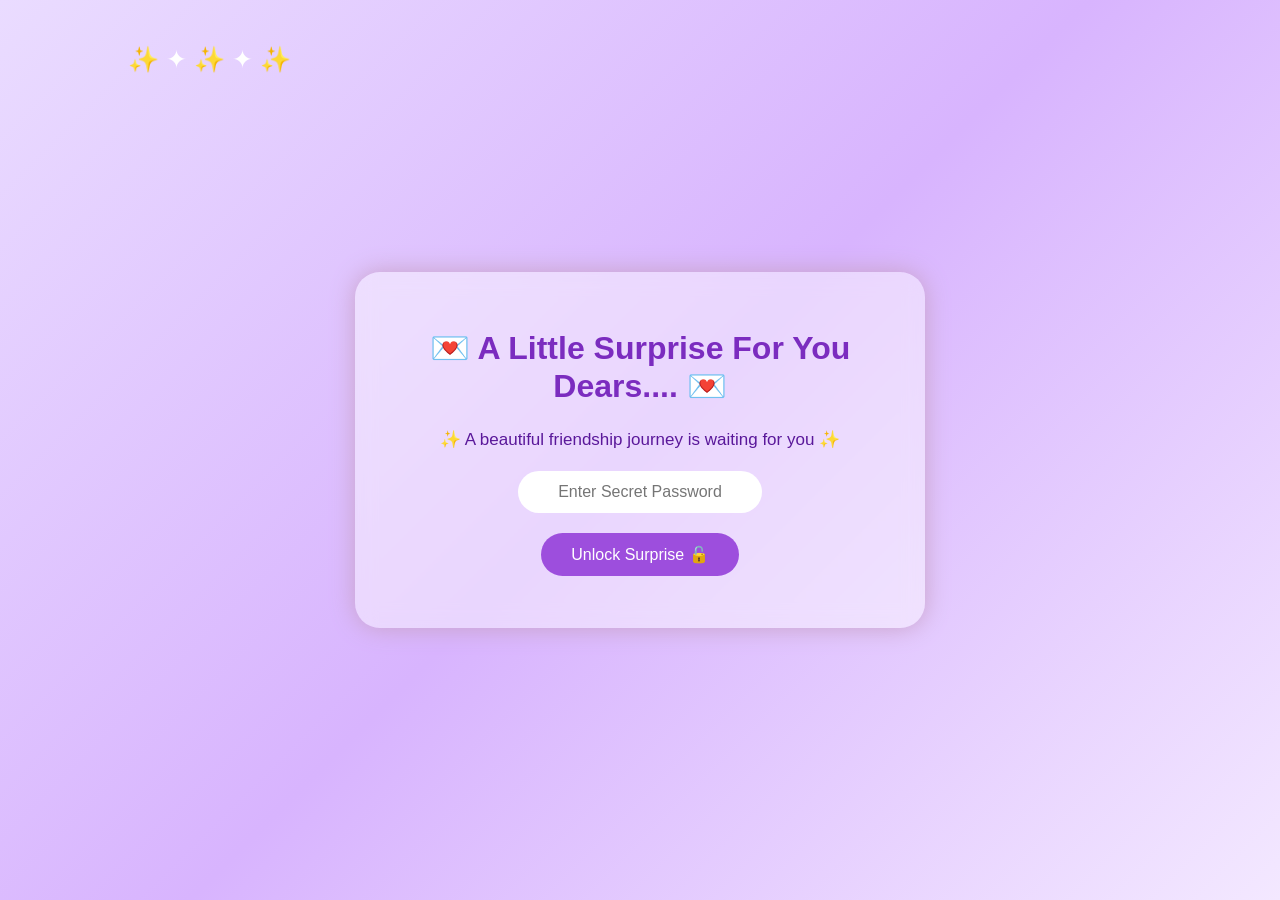
<file: index.html>
<!DOCTYPE html>
<html>

<head>
    <title>A Little Surprise For You Dears</title>
    <link rel="stylesheet" href="style.css">
</head>

<body>

    <div class="login-box">

        <h1>💌 A Little Surprise For You Dears.... 💌</h1>

        <p>
            ✨ A beautiful friendship journey is waiting for you ✨
        </p>

        <input type="password" id="password" placeholder="Enter Secret Password">

        <br>

        <button onclick="checkPassword()">
            Unlock Surprise 🔓
        </button>

        <p id="message"></p>

    </div>


    <script src="script.js"></script>

</body>

</html>
</file>
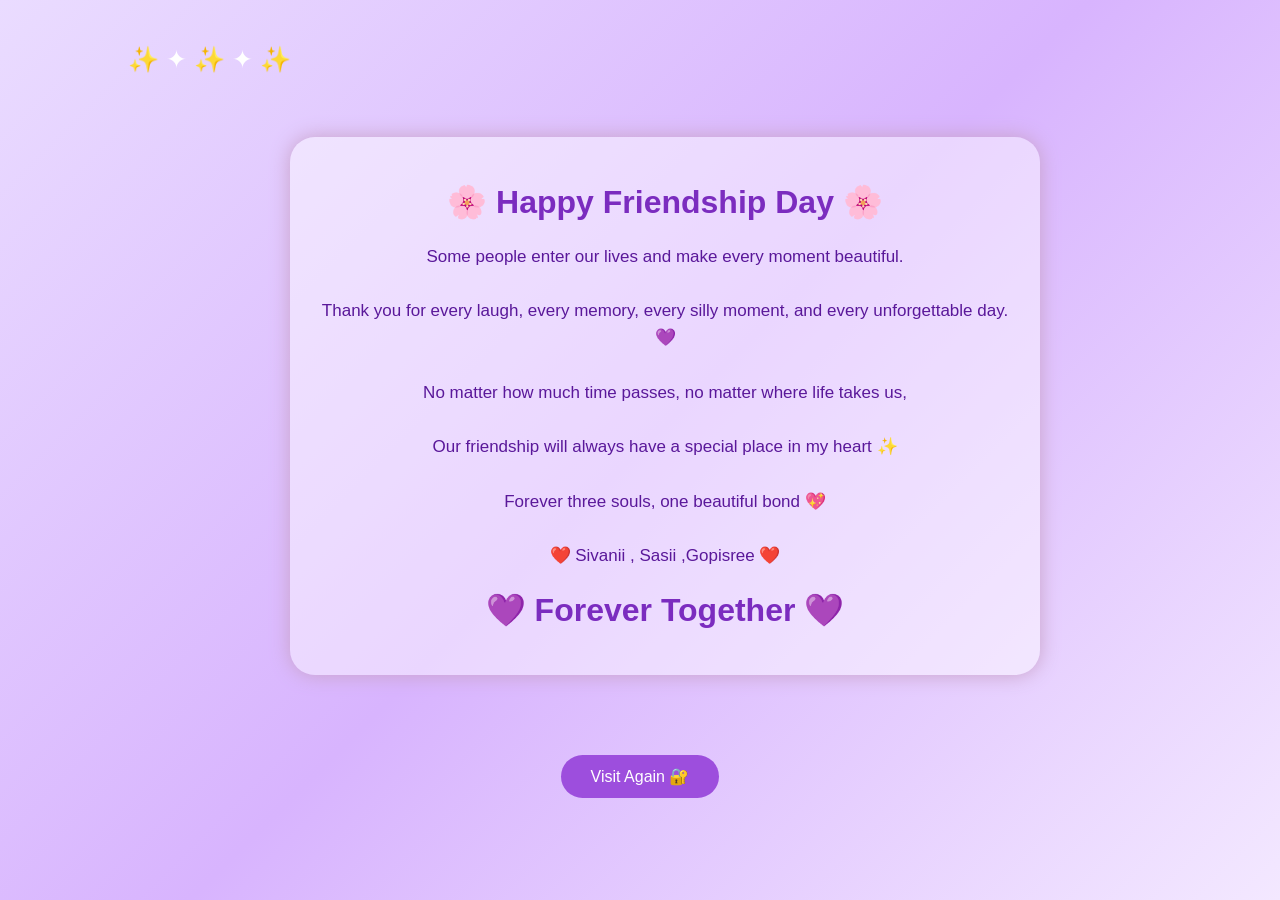
<file: ending.html>
<!DOCTYPE html>
<html>

<head>

<title>Forever Friendship 💜</title>

<link rel="stylesheet" href="style.css">

</head>


<body>


<div class="photo-page">


<div class="friend">


<h1>🌸 Happy Friendship Day 🌸</h1>


<p>

Some people enter our lives and make every moment beautiful.

<br><br>

Thank you for every laugh,
every memory,
every silly moment,
and every unforgettable day. 💜

<br><br>

No matter how much time passes,
no matter where life takes us,

<br><br>

Our friendship will always have a special place in my heart ✨

<br><br>

Forever three souls,
one beautiful bond 💖

<br><br>

❤️ Sivanii , Sasii ,Gopisree ❤️

</p>


<h1>
💜 Forever Together 💜
</h1>


</div>


<button onclick="window.location.href='index.html'">

Visit Again 🔐

</button>


</div>


</body>

</html>
</file>
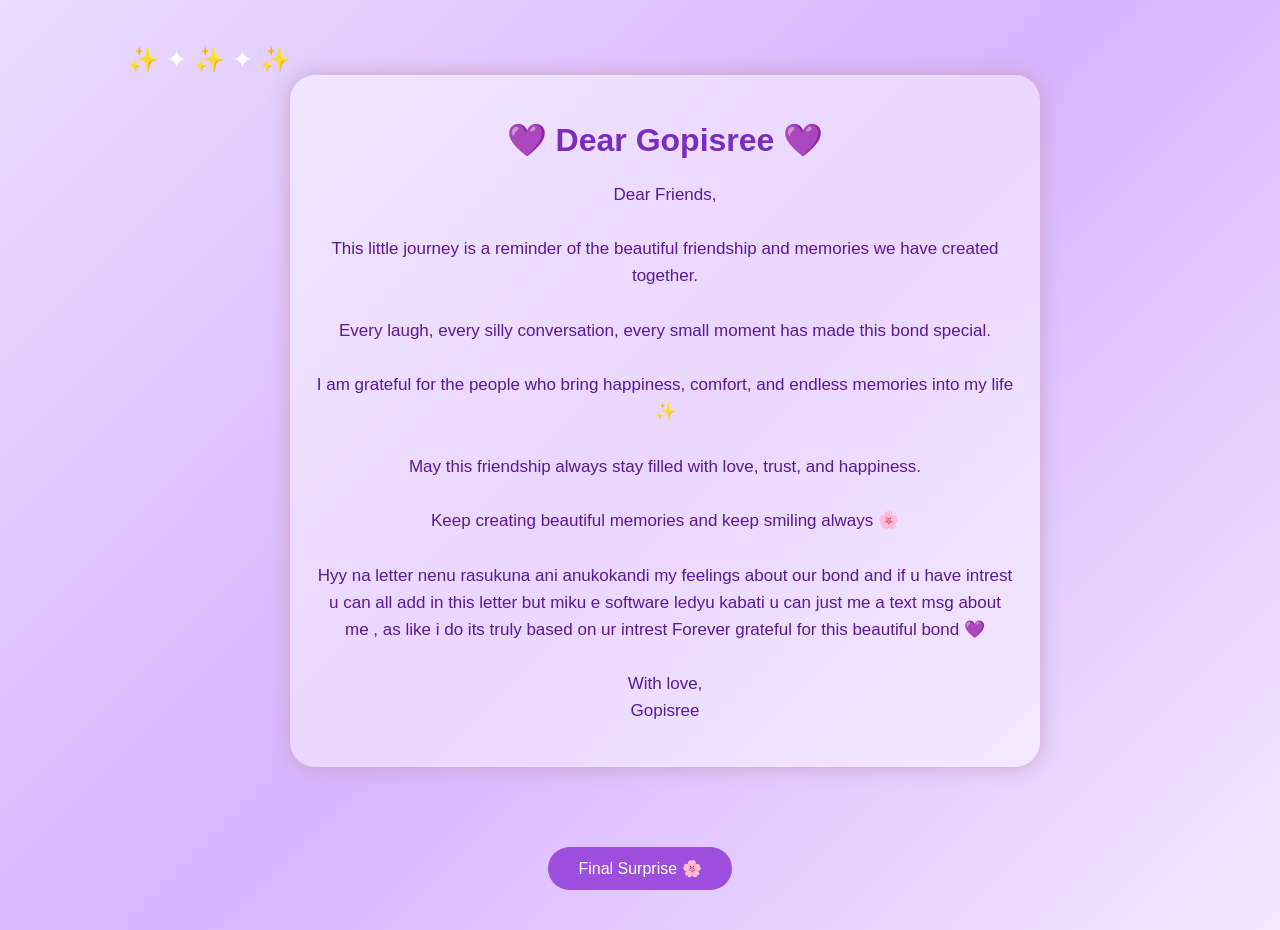
<file: gopisree.html>
<!DOCTYPE html>
<html>

<head>

<title>Gopisree's Letter 💜</title>

<link rel="stylesheet" href="style.css">

</head>


<body>


<div class="photo-page">


<div class="friend">


<h1>💜 Dear Gopisree 💜</h1>


<p>

Dear Friends,

<br><br>

This little journey is a reminder of the beautiful friendship and memories we have created together.

<br><br>

Every laugh, every silly conversation, every small moment has made this bond special.

<br><br>

I am grateful for the people who bring happiness, comfort, and endless memories into my life ✨

<br><br>

May this friendship always stay filled with love, trust, and happiness.

<br><br>

Keep creating beautiful memories and keep smiling always 🌸

<br><br>
Hyy na letter nenu rasukuna ani anukokandi my feelings about  our bond and 
if u have intrest u can all add in this letter but miku e software ledyu kabati u can just me a text msg about me ,
as like i do its truly based on ur intrest
Forever grateful for this beautiful bond 💜

<br><br>

With love,

<br>

Gopisree

</p>


</div>

<button onclick="window.location.href='ending.html'">

Final Surprise 🌸

</button>


</div>


</body>

</html>
</file>
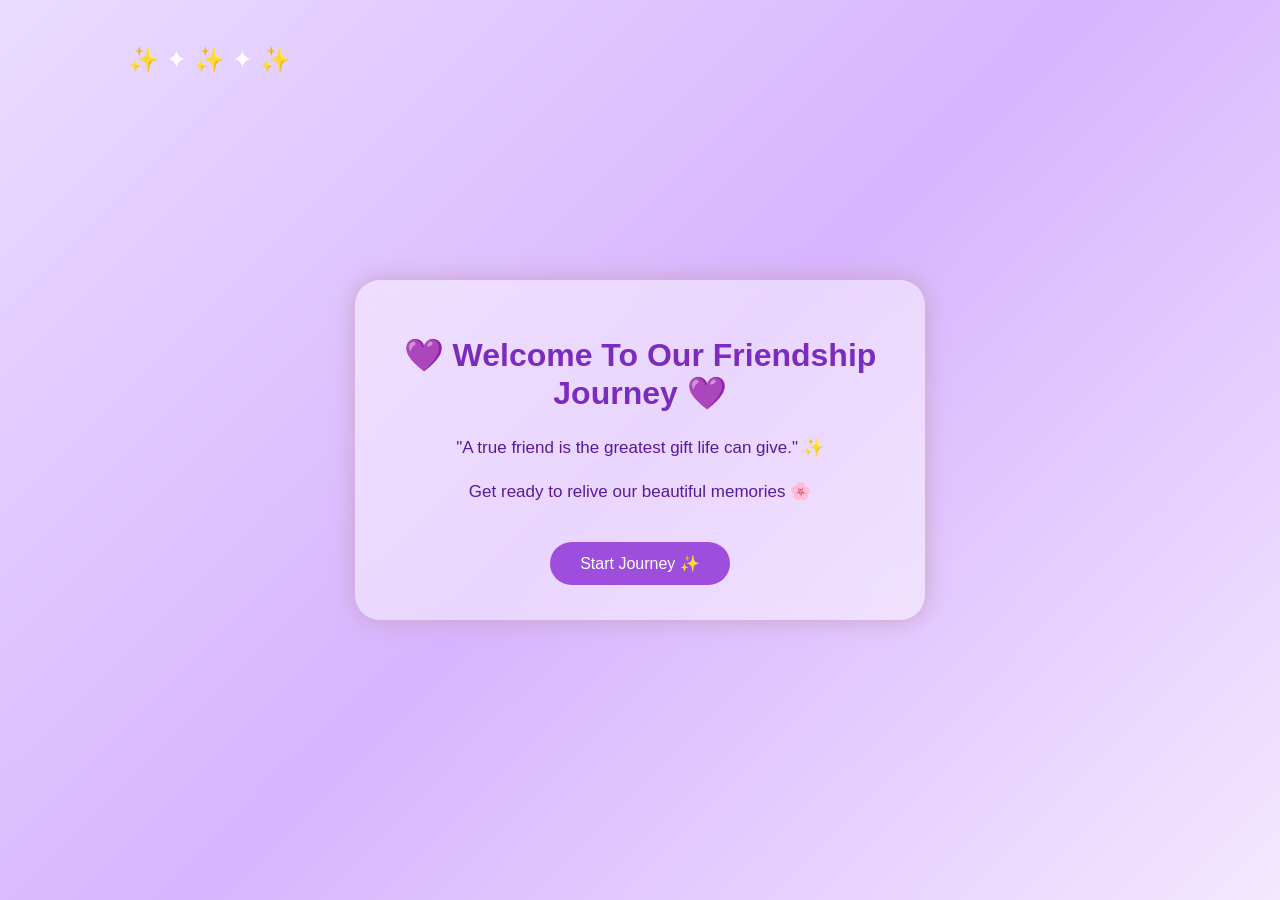
<file: home.html>
<!DOCTYPE html>
<html>

<head>
    <title>Our Friendship Journey 💜</title>
    <link rel="stylesheet" href="style.css">
</head>

<body>

    <div class="login-box">

        <h1>💜 Welcome To Our Friendship Journey 💜</h1>

        <p>
            "A true friend is the greatest gift life can give." ✨
        </p>

        <p>
            Get ready to relive our beautiful memories 🌸
        </p>

        <button onclick="startJourney()">
            Start Journey ✨
        </button>

    </div>


<script>

function startJourney(){

    window.location.href="wishes.html";

}

</script>


</body>

</html>
</file>
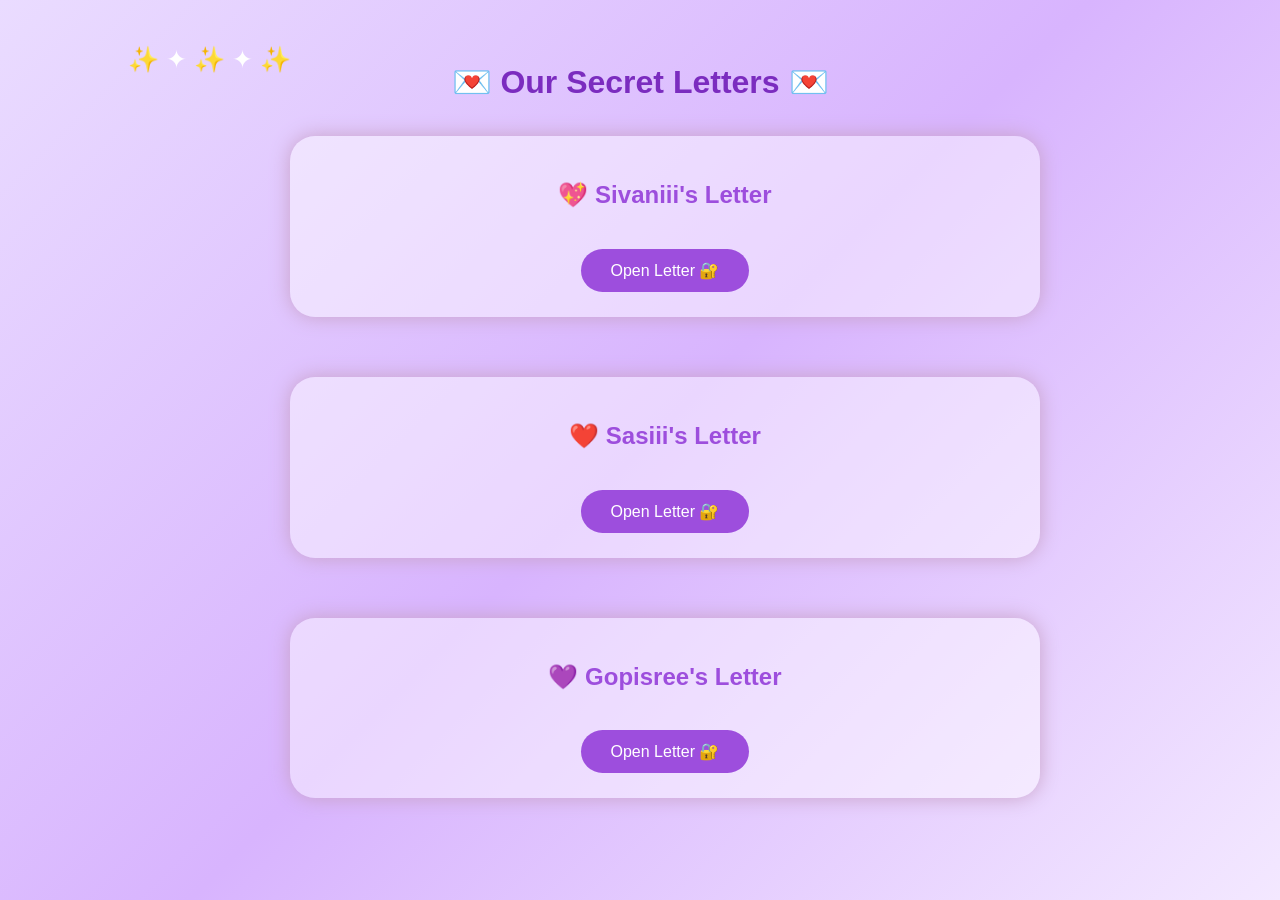
<file: letters.html>
<!DOCTYPE html>
<html>

<head>

<title>Secret Letters 💌</title>

<link rel="stylesheet" href="style.css">

</head>


<body>


<div class="photo-page">


<h1>💌 Our Secret Letters 💌</h1>


<div class="friend">

<h2>💖 Sivaniii's Letter</h2>

<button onclick="sivaniLetter()">
Open Letter 🔐
</button>

</div>



<div class="friend">

<h2>❤️ Sasiii's Letter</h2>

<button onclick="sasiLetter()">
Open Letter 🔐
</button>

</div>



<div class="friend">

<h2>💜 Gopisree's Letter</h2>

<button onclick="gopiLetter()">
Open Letter 🔐
</button>

</div>



</div>



<script>


function sivaniLetter(){

let pass = prompt("Enter Sivaniii's password 🔐");

if(pass=="sivanii31"){

window.location.href="sivani.html";

}

else{

alert("Wrong Password 💔");

}

}



function sasiLetter(){

let pass = prompt("Enter Sasiii's password 🔐");

if(pass=="sasii9"){

window.location.href="sasi.html";

}

else{

alert("Wrong Password 💔");

}

}



function gopiLetter(){

let pass = prompt("Enter Gopisree's password 🔐");

if(pass=="sree1529"){

window.location.href="gopisree.html";

}

else{

alert("Wrong Password 💔");

}

}


</script>


</body>

</html>
</file>
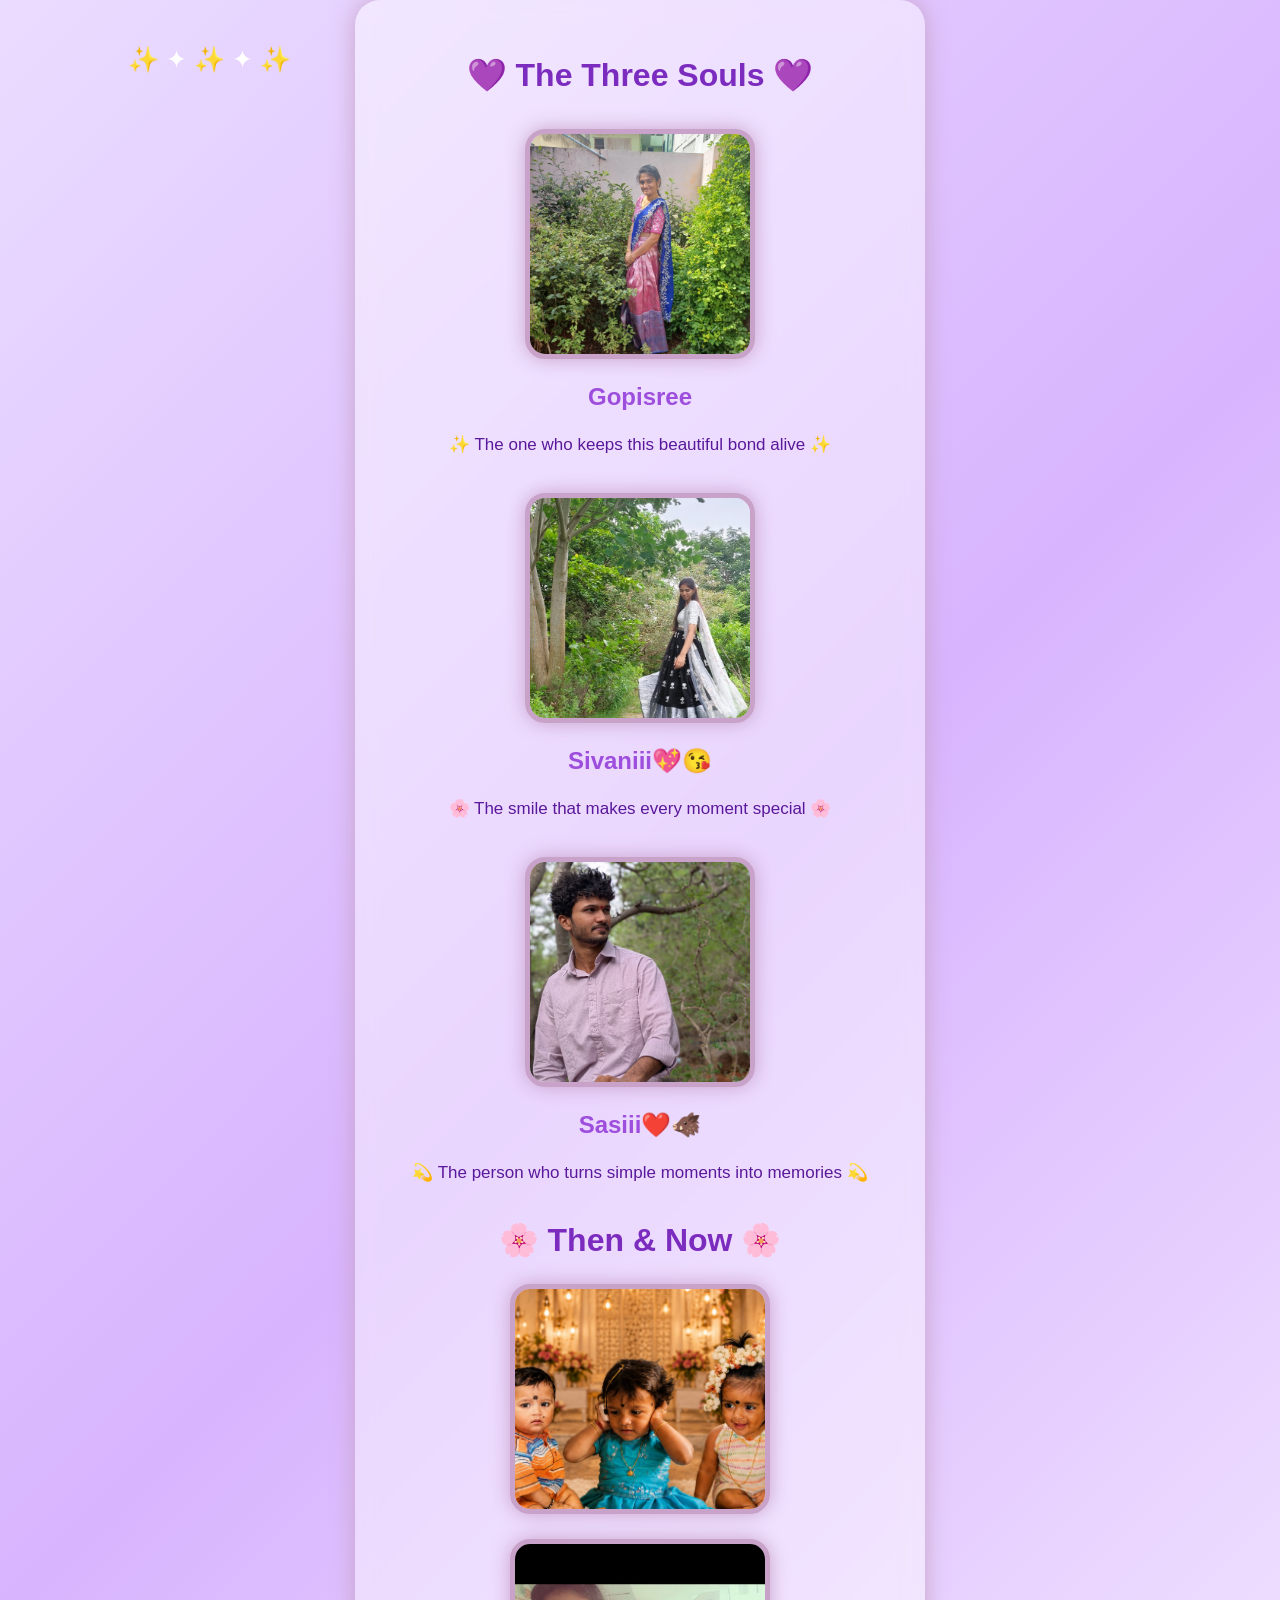
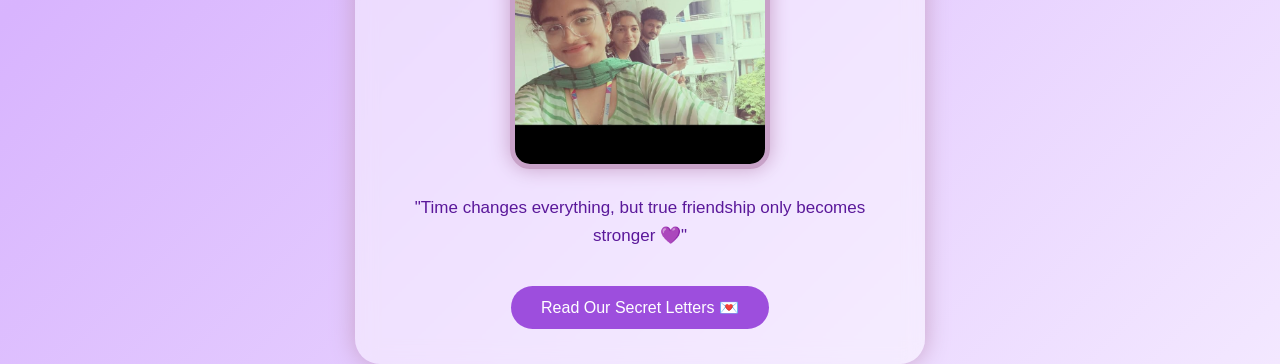
<file: photos.html>
<!DOCTYPE html>
<html>

<head>

<title>Our Friendship Memories 💜</title>

<link rel="stylesheet" href="style.css">

</head>


<body>


<div class="login-box">


<h1>💜 The Three Souls 💜</h1>


<div class="friend">

<img src="me.jpeg">

<h2>Gopisree</h2>

<p>
✨ The one who keeps this beautiful bond alive ✨
</p>

</div>



<div class="friend">

<img src="friend1.jpeg">

<h2>Sivaniii💖😘</h2>

<p>
🌸 The smile that makes every moment special 🌸
</p>

</div>



<div class="friend">

<img src="friend2.jpeg">

<h2>Sasiii❤️🐗</h2>

<p>
💫 The person who turns simple moments into memories 💫
</p>

</div>



<h1>🌸 Then & Now 🌸</h1>


<div class="together">


<img src="together.jpeg">


<img src="together_.jpeg">


</div>



<p>
"Time changes everything, but true friendship only becomes stronger 💜"
</p>



<button onclick="nextPage()">

Read Our Secret Letters 💌

</button>



</div>



<script>

function nextPage(){

window.location.href="letters.html";

}

</script>


</body>

</html>
</file>
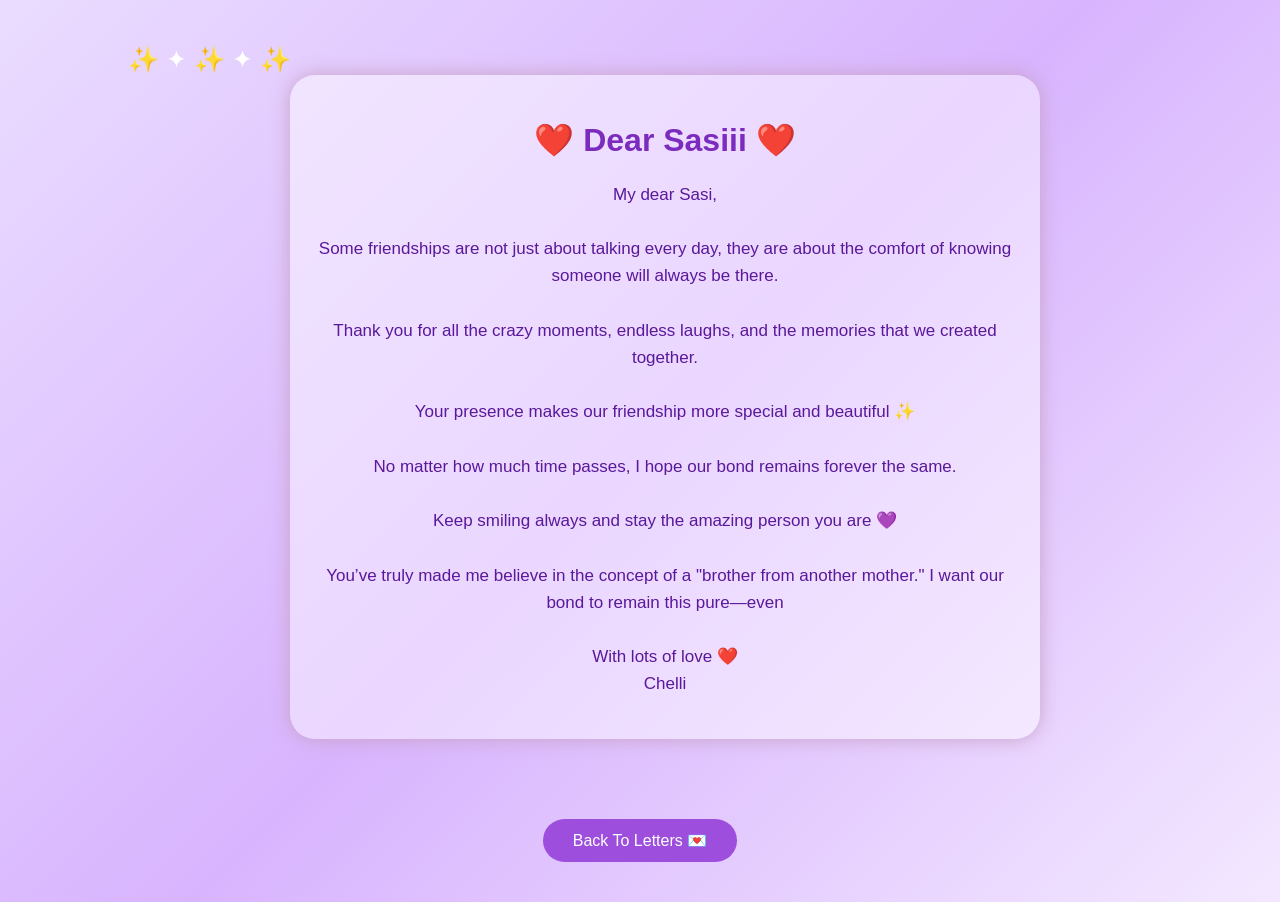
<file: sasi.html>
<!DOCTYPE html>
<html>

<head>

<title>Sasiii's Letter ❤️</title>

<link rel="stylesheet" href="style.css">

</head>


<body>


<div class="photo-page">


<div class="friend">


<h1>❤️ Dear Sasiii ❤️</h1>


<p>

My dear Sasi,

<br><br>

Some friendships are not just about talking every day, they are about the comfort of knowing someone will always be there.

<br><br>

Thank you for all the crazy moments, endless laughs, and the memories that we created together.

<br><br>

Your presence makes our friendship more special and beautiful ✨

<br><br>

No matter how much time passes, I hope our bond remains forever the same.

<br><br>

Keep smiling always and stay the amazing person you are 💜

<br><br>
You’ve truly made me believe in the concept of a "brother from another mother."
 I want our bond to remain this pure—even 

<br><br>

With lots of love ❤️

<br>

Chelli

</p>


</div>


<button onclick="window.location.href='letters.html'">

Back To Letters 💌

</button>


</div>


</body>

</html>
</file>
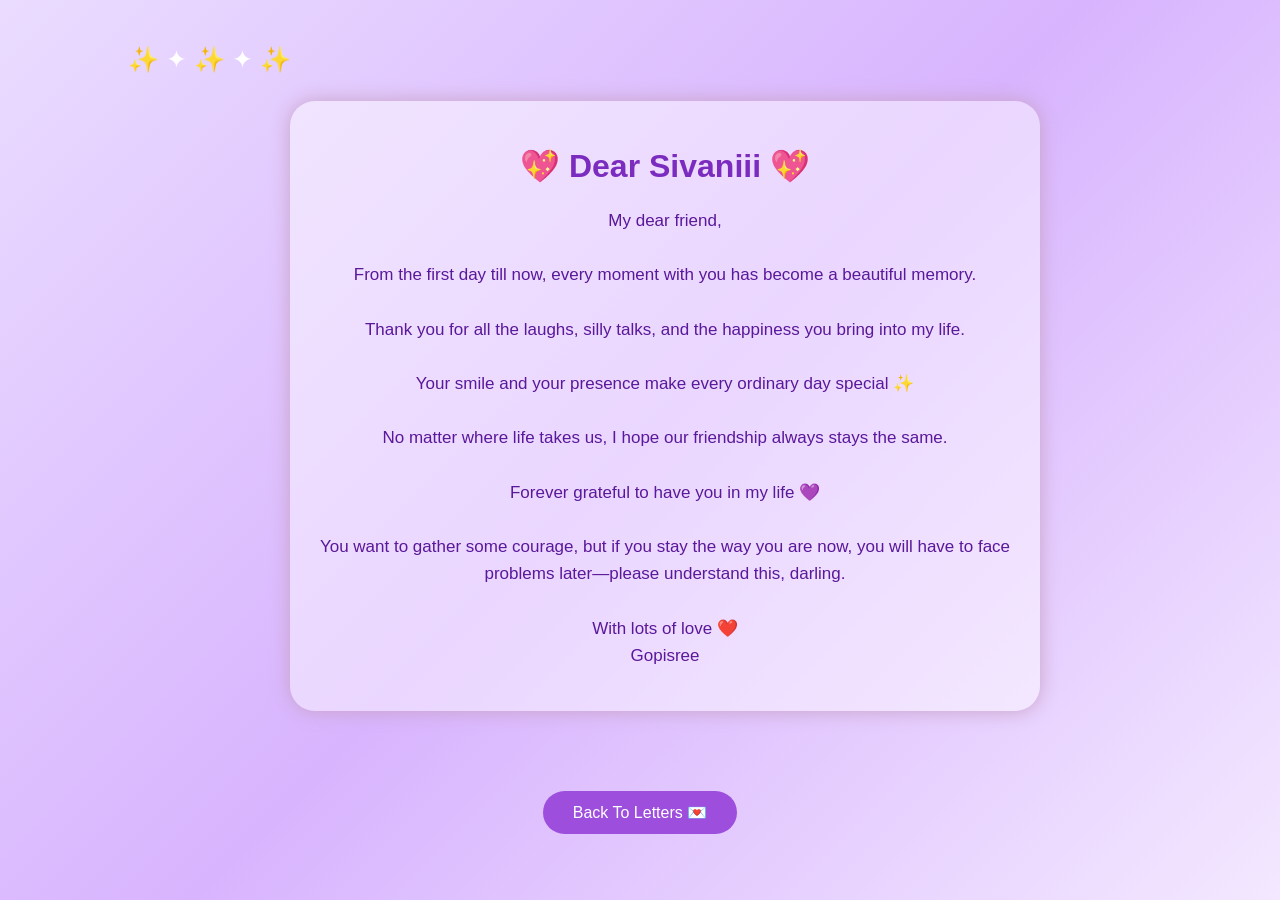
<file: sivani.html>
<!DOCTYPE html>
<html>

<head>

<title>Sivaniii's Letter 💖</title>

<link rel="stylesheet" href="style.css">

</head>


<body>


<div class="photo-page">


<div class="friend">


<h1>💖 Dear Sivaniii 💖</h1>


<p>

My dear friend,

<br><br>

From the first day till now, every moment with you has become a beautiful memory.

<br><br>

Thank you for all the laughs, silly talks, and the happiness you bring into my life.

<br><br>

Your smile and your presence make every ordinary day special ✨

<br><br>

No matter where life takes us, I hope our friendship always stays the same.

<br><br>

Forever grateful to have you in my life 💜

<br><br>

 You want to gather some courage,
 but if you stay the way you are now,
  you will have to face problems later—please understand this, darling.

  <br><br>


With lots of love ❤️

<br>

Gopisree

</p>


</div>


<button onclick="window.location.href='letters.html'">

Back To Letters 💌

</button>


</div>


</body>

</html>
</file>
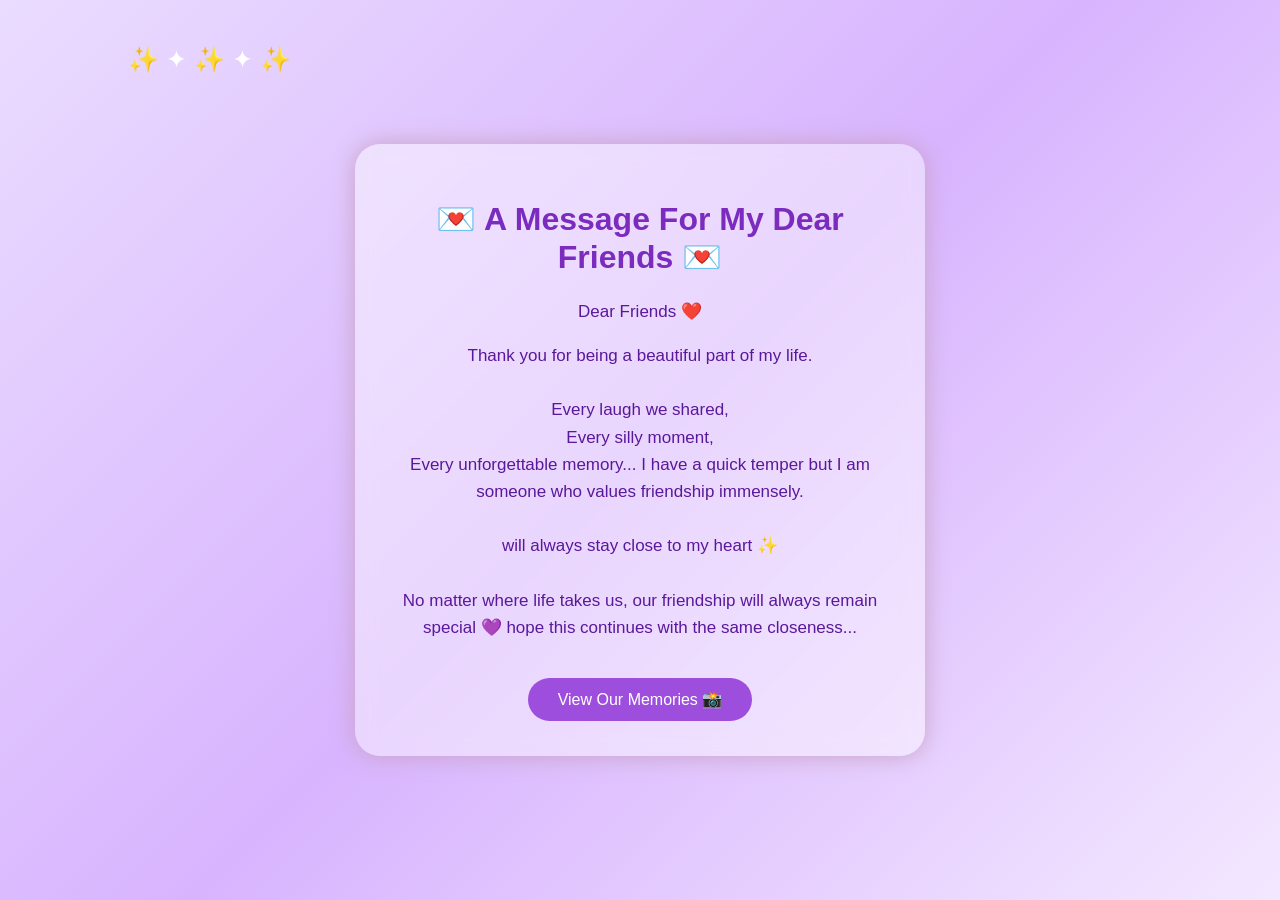
<file: wishes.html>
<!DOCTYPE html>
<html>

<head>

<title>Friendship Wishes 💌</title>
<link rel="stylesheet" href="style.css">

</head>


<body>


<div class="login-box">

<h1>💌 A Message For My Dear Friends 💌</h1>


<p>
Dear Friends ❤️
</p>


<p>
Thank you for being a beautiful part of my life.
<br><br>

Every laugh we shared,
<br>
Every silly moment,
<br>
Every unforgettable memory...
I have a quick temper
but I am someone who values ​​friendship immensely.
<br><br>

will always stay close to my heart ✨

<br><br>

No matter where life takes us,
our friendship will always remain special 💜
hope this continues with the same closeness...
</p>


<button onclick="nextPage()">
View Our Memories 📸
</button>


</div>


<script>

function nextPage(){

window.location.href="photos.html";

}

</script>


</body>

</html>
</file>
<file: style.css>
body {

    margin: 0;
    min-height: 100vh;

    display: flex;
    justify-content: center;
    align-items: center;

    background: linear-gradient(135deg, #eadcff, #d8b4fe, #f3e8ff);

    font-family: Arial, sans-serif;

    overflow-x: hidden;

}


/* Sparkles */

body::before {

    content: "✨ ✦ ✨ ✦ ✨";

    position: fixed;

    top: 5%;
    left: 10%;

    font-size: 25px;

    color: white;

    animation: sparkle 4s infinite alternate;

}


@keyframes sparkle {

    from {
        transform: translateY(0);
        opacity: 0.5;
    }

    to {
        transform: translateY(40px);
        opacity: 1;
    }

}



/* Main box */

.login-box {

    width: 85%;

    max-width: 500px;

    padding: 35px;

    text-align: center;

    background: rgba(255,255,255,0.45);

    backdrop-filter: blur(10px);

    border-radius: 25px;

    box-shadow: 0 0 25px #c8a2c8;

}



/* Headings */

h1 {

    color: #7b2cbf;

}


h2 {

    color: #9d4edd;

}



/* Paragraph */

p {

    color: #5a189a;

    font-size: 17px;

    line-height: 1.6;

}



/* Password input */

input {

    width: 220px;

    padding: 12px;

    border-radius: 25px;

    border: none;

    text-align: center;

    font-size: 16px;

}



/* Buttons */

button {

    margin-top: 20px;

    padding: 12px 30px;

    border: none;

    border-radius: 25px;

    background: #9d4edd;

    color: white;

    font-size: 16px;

    cursor: pointer;

}


button:hover {

    background: #7b2cbf;

    transform: scale(1.05);

}



/* FRIEND PHOTO SECTION */


.friend {

    margin: 35px 0;

    text-align: center;

}



.friend img {

    width: 220px;

    height: 220px;

    object-fit: cover;

    border-radius: 20px;

    border: 5px solid #c8a2c8;

    box-shadow: 0 0 20px #c8a2c8;

}



/* THEN NOW SECTION */


.together {

    text-align: center;

}


.together img {

    width: 250px;

    height: 220px;

    object-fit: cover;

    display: block;

    margin: 25px auto;

    border-radius: 20px;

    border: 5px solid #c8a2c8;

    box-shadow: 0 0 20px #c8a2c8;

}



/* Mobile screen */

@media(max-width:600px){


.login-box {

    width: 85%;

    max-width: 500px;

    padding: 35px;

    margin: 30px auto;

    text-align: center;

    background: rgba(255,255,255,0.45);

    backdrop-filter: blur(10px);

    border-radius: 25px;

    box-shadow: 0 0 25px #c8a2c8;

}


.friend img{

    width:200px;

    height:200px;

}


.together img{

    width:220px;

    height:200px;

}


}
.friend,
.together {

    display: block;

    width: 100%;

}
.photo-page {

    width: 90%;

    max-width: 700px;

    margin: 40px auto;

    text-align: center;

}


.photo-page .friend {

    margin-bottom: 60px;

    padding: 25px;

    background: rgba(255,255,255,0.45);

    border-radius: 25px;

    box-shadow: 0 0 20px #c8a2c8;

}


.photo-page .friend img {

    width: 230px;

    height: 230px;

    object-fit: cover;

    border-radius: 20px;

}


.photo-page .together {

    margin-top: 40px;

}


.photo-page .together img {

    display: block;

    width: 280px;

    height: 230px;

    object-fit: cover;

    margin: 30px auto;

    border-radius: 20px;

}
</file>
